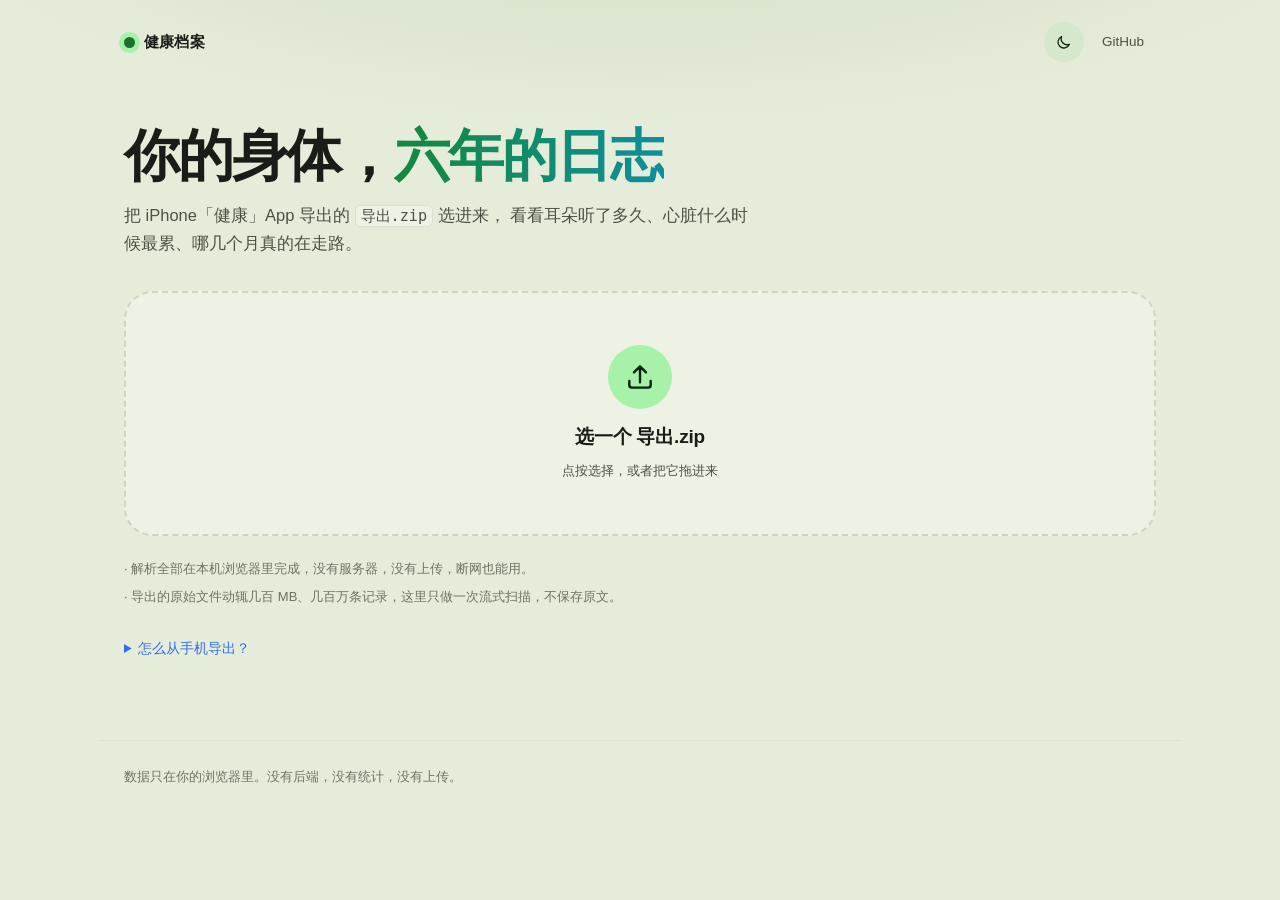
<file: index.html>
<!doctype html>
<html lang="zh-CN">
<head>
<meta charset="utf-8">
<meta name="viewport" content="width=device-width, initial-scale=1, viewport-fit=cover">
<title>健康档案 · Apple Health 可视化</title>
<meta name="description" content="在浏览器本地解析 Apple「健康」App 导出的压缩包，生成耳机、心率、睡眠、活动与设备报告。文件不会上传。">
<meta name="color-scheme" content="light dark">
<link rel="stylesheet" href="css/style.css">
</head>
<body>

<header class="top">
  <a class="brand" href="./">
    <span class="dot"></span>
    <span>健康档案</span>
  </a>
  <nav>
    <button class="theme-toggle" id="theme" type="button" aria-label="切换深浅色">
      <svg class="i-moon" viewBox="0 0 24 24" aria-hidden="true"><path d="M20.4 14.6A8.4 8.4 0 0 1 9.4 3.6a8.4 8.4 0 1 0 11 11Z"/></svg>
      <svg class="i-sun" viewBox="0 0 24 24" aria-hidden="true"><circle cx="12" cy="12" r="4.2"/><path d="M12 2.6v2.2M12 19.2v2.2M4.4 12H2.2M21.8 12h-2.2M6.6 6.6 5 5M19 19l-1.6-1.6M6.6 17.4 5 19M19 5l-1.6 1.6"/></svg>
    </button>
    <a href="https://github.com/tf-pogo/apple-health-web" target="_blank" rel="noopener" id="gh">GitHub</a>
  </nav>
</header>

<main>

  <section id="landing" class="landing">
    <h1>你的身体，<em>六年的日志</em></h1>
    <p class="lede">
      把 iPhone「健康」App 导出的 <code>导出.zip</code> 选进来，
      看看耳朵听了多久、心脏什么时候最累、哪几个月真的在走路。
    </p>

    <div id="drop" class="drop" tabindex="0" role="button" aria-label="选择或拖入压缩包">
      <span class="drop-icon">
        <svg viewBox="0 0 24 24" width="32" height="32" aria-hidden="true">
          <path d="M12 16V4m0 0L7.5 8.5M12 4l4.5 4.5M4 15v3a2 2 0 0 0 2 2h12a2 2 0 0 0 2-2v-3"
                fill="none" stroke="currentColor" stroke-width="1.8" stroke-linecap="round" stroke-linejoin="round"/>
        </svg>
      </span>
      <strong>选一个 导出.zip</strong>
      <span>点按选择，或者把它拖进来</span>
      <input id="file" type="file" accept=".zip,application/zip" hidden>
    </div>

    <ul class="privacy">
      <li>解析全部在本机浏览器里完成，没有服务器，没有上传，断网也能用。</li>
      <li>导出的原始文件动辄几百 MB、几百万条记录，这里只做一次流式扫描，不保存原文。</li>
    </ul>

    <details class="how">
      <summary>怎么从手机导出？</summary>
      <ol>
        <li>打开 iPhone 的「健康」App → 右上角头像。</li>
        <li>滑到最底下 →「导出所有健康数据」。</li>
        <li>等它生成，通过 AirDrop / 微信文件传输 / iCloud 发到电脑。</li>
        <li>回到这一页，点上面的方块选那个 <code>导出.zip</code>（存在「文件」App 里就行）。</li>
      </ol>
    </details>
  </section>

  <section id="progress" class="progress" hidden>
    <div class="spinner"></div>
    <p id="pmsg">读取压缩包…</p>
    <div class="bar"><i id="pbar"></i></div>
    <p class="hint" id="phint"></p>
  </section>

  <section id="report" hidden>
    <div class="report-head">
      <div>
        <h2 id="rtitle">报告</h2>
        <p id="rsub" class="muted"></p>
      </div>
      <button id="again" class="ghost" type="button">换一个文件</button>
    </div>
    <nav class="tabs" id="tabs" role="tablist"></nav>
    <div id="view" class="view"></div>
  </section>

  <section id="error" class="error" hidden>
    <h2>解析失败</h2>
    <p id="emsg"></p>
    <button id="retry" class="ghost" type="button">再试一次</button>
  </section>

</main>

<footer>
  <span>数据只在你的浏览器里。没有后端，没有统计，没有上传。</span>
</footer>

<script type="module" src="js/app.js"></script>
</body>
</html>
</file>
<file: css/style.css>
/* Material 3 Expressive：以绿为种子的 tonal palette，表面分五级、圆角放大、按钮与标签全胶囊。
   浅色是默认。深色那套是同一批变量名换值，图表里的颜色都走 var()，所以切换时不用重绘。 */
:root {
  color-scheme: light;
  /* ---- M3 语义色 ---- */
  --primary: #1f6f2e;
  --on-primary: #ffffff;
  --primary-container: #a6f2a9;
  --on-primary-container: #00210a;
  --secondary-container: #d5e8ce;
  --on-secondary-container: #0d2009;
  --tertiary: #2f6a78;
  --on-tertiary: #ffffff;
  --tertiary-container: #b7eaf5;
  --on-tertiary-container: #001f26;
  --error: #ba1a1a;

  /* ---- 表面五级（M3 用色调表达层级，不用阴影） ----
     页面底刻意压深一级：纯白卡片要能「浮」在绿底上，白对 #f7faf1 几乎看不出边界 */
  --surface: #e6ecda;
  --surface-lowest: #ffffff;
  --surface-low: #eef2e5;
  --surface-mid: #dde4cf;
  --surface-high: #d6ddc7;
  --surface-highest: #cfd7c0;

  --bg: var(--surface);
  --card: var(--surface-lowest);
  --card2: var(--surface-low);
  --line: #dae1d2;
  --text: #191d17;
  --muted: #495245;
  --dim: #6b7466;

  /* ---- 图表分类色：饱和度留着，否则环图会像褪色印刷 ---- */
  --green: #14883c;
  --blue: #2f6feb;
  --amber: #d78200;
  --red: #d13438;
  --violet: #7a4ddb;
  --cyan: #0e8f9c;

  --axis: #e2e8d8;
  --axis-text: #79816f;
  --strong: #191d17;
  --row-bg: #eef2e5;
  --row-text: #23281f;
  --row-sub: #6b7466;
  --value-text: #57604f;
  --empty: #e9eddd;
  --tile: #1f6f2e;

  --glow-1: rgba(31, 111, 46, .12);
  --glow-2: rgba(47, 106, 120, .10);
  --code-bg: #eef2e5;
  --btn-bg: var(--surface-low);
  --btn-line: #ccd4c2;
  --btn-hover: var(--surface-high);
  --on-accent: #ffffff;
  --shadow: none;

  /* ---- 形状与动效 token ---- */
  --r-xl: 28px;
  --r-lg: 24px;
  --r-md: 16px;
  --r-sm: 12px;
  --r-full: 999px;
  --ease-spring: cubic-bezier(.34, 1.56, .64, 1);
  --ease-std: cubic-bezier(.2, 0, 0, 1);
}

[data-theme="dark"] {
  color-scheme: dark;
  --primary: #8ad89a;
  --on-primary: #00390f;
  --primary-container: #0b4d1c;
  --on-primary-container: #a6f2a9;
  --secondary-container: #354b2f;
  --on-secondary-container: #d5e8ce;
  --tertiary: #8fd3e0;
  --on-tertiary: #003640;
  --tertiary-container: #0d4d57;
  --on-tertiary-container: #b7eaf5;
  --error: #ffb4ab;

  /* 深色里「越高越亮」：数卡 lowest 反而最亮，卡片 low 次之，背景最暗 */
  --surface: #080b07;
  --surface-lowest: #1a2017;
  --surface-low: #141912;
  --surface-mid: #1f2619;
  --surface-high: #2a3323;
  --surface-highest: #36402c;

  --bg: var(--surface);
  --card: var(--surface-low);
  --card2: var(--surface-mid);
  --line: #333a2e;
  --text: #e2e5d9;
  --muted: #a8b0a0;
  --dim: #7d8676;

  --green: #8ad89a;
  --blue: #8fd3e0;
  --amber: #ffd08a;
  --red: #ffb4ab;
  --violet: #cdbdf5;
  --cyan: #8ed8dc;

  --axis: #2a3026;
  --axis-text: #8c9484;
  --strong: #e2e5d9;
  --row-bg: #1b1f18;
  --row-text: #cdd3c4;
  --row-sub: #8c9484;
  --value-text: #a8b0a0;
  --empty: #262d21;
  --tile: #8ad89a;

  --glow-1: rgba(138, 216, 154, .10);
  --glow-2: rgba(143, 211, 224, .08);
  --code-bg: #1b1f18;
  --btn-bg: var(--surface-mid);
  --btn-line: #3a4234;
  --btn-hover: var(--surface-high);
  --on-accent: #00390f;
  --shadow: none;
}

* { box-sizing: border-box; }

html, body {
  margin: 0;
  background: var(--bg);
  color: var(--text);
  font: 15px/1.65 -apple-system, BlinkMacSystemFont, "Segoe UI", "PingFang SC",
        "Hiragino Sans GB", "Microsoft YaHei", sans-serif;
  -webkit-font-smoothing: antialiased;
  /* 横过来看的时候别让 Safari 自己放大字 */
  -webkit-text-size-adjust: 100%;
}

body {
  /* Expressive 用大色块而不是光斑：顶部一块 primary-container 的柔光，只做氛围 */
  background-image:
    radial-gradient(1100px 380px at 50% -140px, var(--glow-1), transparent 70%);
  background-repeat: no-repeat;
  min-height: 100vh;
  min-height: 100dvh;
  /* 刘海屏底部横条下面别贴死内容 */
  padding-bottom: env(safe-area-inset-bottom, 0px);
}

a { color: var(--blue); text-decoration: none; }
a:hover { text-decoration: underline; }
code {
  font-family: ui-monospace, SFMono-Regular, Menlo, Consolas, monospace;
  font-size: .92em;
  background: var(--code-bg);
  border: 1px solid var(--line);
  border-radius: 5px;
  padding: 1px 5px;
}

/* ---------- 顶栏 ---------- */
.top {
  display: flex;
  align-items: center;
  justify-content: space-between;
  max-width: 1080px;
  margin: 0 auto;
  padding: 22px 24px 0;
}
.brand {
  display: inline-flex;
  align-items: center;
  gap: 9px;
  color: var(--text);
  font-weight: 700;
  letter-spacing: .2px;
}
.brand:hover { text-decoration: none; }
.brand .dot {
  width: 11px; height: 11px; border-radius: 50%;
  background: var(--primary);
  box-shadow: 0 0 0 5px var(--primary-container);
}
.top nav { display: flex; align-items: center; gap: 6px; font-size: 13.5px; }
.top nav a {
  color: var(--muted);
  padding: 6px 12px;
  border-radius: var(--r-full);
  transition: background .15s var(--ease-std), color .15s;
}
.top nav a:hover { color: var(--on-secondary-container); background: var(--secondary-container); text-decoration: none; }

main {
  max-width: 1080px;
  margin: 0 auto;
  padding: 0 24px 80px;
}

/* ---------- 深浅色切换 ---------- */
.theme-toggle {
  display: grid;
  place-items: center;
  width: 40px; height: 40px;
  padding: 0;
  border: 0;
  border-radius: var(--r-full);
  background: var(--secondary-container);
  color: var(--on-secondary-container);
  cursor: pointer;
  transition: color .15s, background .15s, border-color .15s;
}
.theme-toggle:hover { background: var(--surface-highest); }
.theme-toggle:focus-visible { outline: 3px solid var(--primary); outline-offset: 2px; }
.theme-toggle svg {
  width: 17px; height: 17px;
  fill: none; stroke: currentColor;
  stroke-width: 1.8; stroke-linecap: round; stroke-linejoin: round;
}
.theme-toggle .i-sun { display: none; }
[data-theme="dark"] .theme-toggle .i-moon { display: none; }
[data-theme="dark"] .theme-toggle .i-sun { display: block; }
.theme-toggle.mini { width: 26px; height: 26px; background: transparent; color: var(--text); }
.theme-toggle.mini svg { width: 13px; height: 13px; }

/* 圆形扩散：新旧两张快照叠着，新的那张从点击处张开 */
/* 切换主题的降级层：把新主题的底色铺成一层，从点击处扩到整屏（Safari 走这条） */
.theme-wipe {
  position: fixed;
  inset: 0;
  z-index: 9999;
  pointer-events: none;
  will-change: clip-path;
}

::view-transition-old(root),
::view-transition-new(root) { animation: none; mix-blend-mode: normal; }
::view-transition-old(root) { z-index: 1; }
::view-transition-new(root) { z-index: 2; }

/* ---------- 落地页 ---------- */
.landing { padding-top: 64px; }
.landing h1 {
  font-size: clamp(34px, 6vw, 56px);
  line-height: 1.08;
  letter-spacing: -.035em;
  margin: 0 0 16px;
  font-weight: 800;
}
.landing h1 em {
  font-style: normal;
  background: linear-gradient(94deg, var(--green), var(--cyan));
  -webkit-background-clip: text;
  background-clip: text;
  color: transparent;
}
.lede {
  color: var(--muted);
  font-size: 16.5px;
  max-width: 640px;
  margin: 0 0 34px;
}

.drop {
  display: flex;
  flex-direction: column;
  align-items: center;
  gap: 8px;
  padding: 52px 22px;
  border: 2px dashed var(--btn-line);
  border-radius: var(--r-xl);
  background: var(--surface-low);
  cursor: pointer;
  transition: border-color .18s, background .18s, transform .18s;
  color: var(--muted);
}
.drop:hover, .drop:focus-visible, .drop.over {
  border-color: var(--primary);
  background: var(--primary-container);
  outline: none;
  transform: translateY(-2px);
}
.drop strong { font-size: 19px; color: var(--text); font-weight: 700; letter-spacing: -.01em; }
.drop span { font-size: 13px; }
.drop-icon {
  width: 64px; height: 64px;
  display: grid; place-items: center;
  border-radius: var(--r-full);
  background: var(--primary-container);
  color: var(--on-primary-container);
  margin-bottom: 4px;
}
.drop svg { color: inherit; }

.privacy {
  list-style: none;
  padding: 0;
  margin: 22px 0 0;
  display: grid;
  gap: 7px;
  font-size: 13px;
  color: var(--dim);
}
.privacy li::before { content: "· "; color: var(--green); }

.how {
  margin-top: 30px;
  font-size: 13.5px;
  color: var(--muted);
}
.how summary { cursor: pointer; color: var(--blue); }
.how ol { margin: 10px 0 0; padding-left: 20px; line-height: 1.9; }

/* ---------- 进度 ---------- */
.progress {
  padding: 84px 0;
  text-align: center;
}
.progress p { margin: 12px 0 0; color: var(--muted); }
.spinner {
  width: 34px; height: 34px;
  margin: 0 auto;
  border: 2.5px solid var(--line);
  border-top-color: var(--green);
  border-radius: 50%;
  animation: spin .85s linear infinite;
}
@keyframes spin { to { transform: rotate(360deg); } }
.bar {
  height: 5px;
  width: min(420px, 78%);
  margin: 18px auto 0;
  background: var(--code-bg);
  border-radius: 99px;
  overflow: hidden;
}
.bar i {
  display: block;
  height: 100%;
  width: 0;
  background: var(--primary);
  border-radius: var(--r-full);
  transition: width .25s var(--ease-std);
}
.hint { font-size: 12.5px; color: var(--dim); }

/* ---------- 报告 ---------- */
.report-head {
  display: flex;
  align-items: flex-end;
  justify-content: space-between;
  gap: 16px;
  padding: 40px 0 18px;
  flex-wrap: wrap;
}
.report-head h2 {
  margin: 0;
  font-size: clamp(26px, 3.4vw, 34px);
  font-weight: 750;
  letter-spacing: -.03em;
  line-height: 1.15;
}
.muted { color: var(--muted); margin: 5px 0 0; font-size: 13.5px; }

.ghost {
  background: var(--secondary-container);
  color: var(--on-secondary-container);
  border: 0;
  border-radius: var(--r-full);
  padding: 10px 20px;
  font-size: 13.5px;
  font-weight: 600;
  cursor: pointer;
  font-family: inherit;
  transition: background .15s var(--ease-std), transform .12s var(--ease-spring);
}
.ghost:hover { background: var(--surface-highest); }
.ghost:active { transform: scale(.96); }

.tabs {
  display: flex;
  gap: 8px;
  overflow-x: auto;
  padding: 2px 0 6px;
  margin-bottom: 20px;
  scrollbar-width: none;
}
.tabs::-webkit-scrollbar { display: none; }
.tabs button {
  background: transparent;
  border: 0;
  border-radius: var(--r-full);
  color: var(--muted);
  font: inherit;
  font-size: 14px;
  font-weight: 550;
  padding: 9px 17px;
  cursor: pointer;
  white-space: nowrap;
  transition: background .15s var(--ease-std), color .15s, transform .12s var(--ease-spring);
}
.tabs button:hover { background: var(--surface-high); color: var(--text); }
.tabs button:active { transform: scale(.95); }
.tabs button[aria-selected="true"] {
  background: var(--primary-container);
  color: var(--on-primary-container);
  font-weight: 650;
}

/* ---------- 时间范围 ---------- */
.range {
  display: flex;
  align-items: center;
  gap: 12px;
  flex-wrap: wrap;
  padding: 12px 16px;
  margin-bottom: 16px;
  background: var(--surface-mid);
  border-radius: var(--r-lg);
}
.range-presets { display: flex; gap: 6px; }
.range-presets button {
  font: inherit;
  font-size: 13px;
  font-weight: 550;
  padding: 8px 16px;
  border-radius: var(--r-full);
  border: 0;
  background: transparent;
  color: var(--muted);
  cursor: pointer;
  transition: background .15s var(--ease-std), transform .12s var(--ease-spring);
}
.range-presets button:hover { background: var(--surface-high); color: var(--text); }
.range-presets button:active { transform: scale(.95); }
.range-presets button[aria-pressed="true"] {
  color: var(--on-primary);
  background: var(--primary);
  font-weight: 650;
}
.range-dates { display: flex; align-items: center; gap: 8px; color: var(--dim); font-size: 13px; }
.range-dates input {
  font: inherit;
  font-size: 13px;
  color: var(--text);
  background: var(--surface-mid);
  border: 0;
  border-radius: var(--r-md);
  padding: 8px 12px;
  color-scheme: light;
}
[data-theme="dark"] .range-dates input { color-scheme: dark; }
.range-dates input::-webkit-calendar-picker-indicator { cursor: pointer; opacity: .55; }
.range-hint { margin-left: auto; font-size: 12px; color: var(--dim); }

/* 各分区速览：把六行列表换成六张小卡，点哪张进哪个分区 */
.facts.quickgrid { grid-template-columns: repeat(auto-fit, minmax(168px, 1fr)); }

.facts a.fact {
  display: block;
  color: inherit;
  text-decoration: none;
  transition: background .16s var(--ease-std), transform .14s var(--ease-std);
}
.facts a.fact:hover { background: var(--surface-mid); }
.facts a.fact:active { transform: scale(.98); }

.fact.quick .qk {
  display: flex;
  align-items: center;
  gap: 5px;
  font-size: 12px;
  font-weight: 660;
  letter-spacing: .04em;
  color: var(--muted);
}
.fact.quick .qgo { font-size: 11.5px; color: var(--dim); opacity: .75; }
.fact.quick .qv {
  display: block;
  margin-top: 6px;
  font-size: 21px;
  font-weight: 720;
  letter-spacing: -.025em;
  font-variant-numeric: tabular-nums;
}
.fact.quick .qs { display: block; margin-top: 4px; font-size: 10.5px; color: var(--dim); line-height: 1.5; }
.qgo { font-size: 13px; color: var(--row-sub); text-align: right; }
.dim { font-size: 12.5px; color: var(--row-sub); }

/* ---------- 卡片 ---------- */
.grid {
  display: grid;
  gap: 14px;
  grid-template-columns: repeat(auto-fit, minmax(152px, 1fr));
  margin-bottom: 22px;
}
/* 概览的六个大数：宽屏正好一行六张，窄屏自动退成三张、两张 */
.grid.six { grid-template-columns: repeat(auto-fit, minmax(148px, 1fr)); }
.summary-line {
  margin: -6px 0 24px;
  font-size: 13px;
  line-height: 1.9;
  color: var(--muted);
}
.summary-line b { color: var(--text); font-weight: 600; }

/* ---------- 人格卡 ---------- */
.persona { margin-bottom: 18px; }
.p-persona-head { display: flex; align-items: baseline; gap: 10px; flex-wrap: wrap; }
.p-kicker {
  font-size: 12px;
  letter-spacing: .06em;
  color: var(--muted);
}
.p-name {
  font-size: clamp(21px, 3.2vw, 26px);
  font-weight: 760;
  letter-spacing: -.03em;
  line-height: 1.2;
  margin: 1px 0 3px;
  color: var(--text);
}
.p-say {
  margin: 0 0 12px;
  font-size: 12.5px;
  line-height: 1.6;
  color: var(--muted);
  max-width: 68ch;
}
.dims {
  display: grid;
  /* 两列并排时列间距要够大，否则右列的小标题会贴到左列的数值上，读成一行 */
  gap: 9px 30px;
  grid-template-columns: repeat(auto-fit, minmax(196px, 1fr));
}
.dim { min-width: 0; }
.dhead {
  display: flex;
  align-items: baseline;
  justify-content: space-between;
  gap: 8px;
  margin-bottom: 3px;
}
.dname { font-size: 11.5px; color: var(--muted); letter-spacing: .04em; }
.dval { font-size: 12.5px; font-weight: 640; color: var(--text); font-variant-numeric: tabular-nums; }
/* 中点那条线是分界：指针在左是这头，在右是那头 */
.dtrack {
  position: relative;
  height: 6px;
  border-radius: var(--r-full);
  background: var(--row-bg);
}
.dtrack::before {
  content: "";
  position: absolute;
  left: 50%;
  top: -2px;
  bottom: -2px;
  width: 1px;
  background: var(--line);
}
/* 圆点按比例落位，两端留 6px 免得贴出轨道 */
.dtrack i {
  position: absolute;
  top: 50%;
  left: calc(6px + (100% - 12px) * var(--p, .5));
  width: 11px;
  height: 11px;
  margin: -5.5px 0 0 -5.5px;
  border-radius: 50%;
  background: var(--primary);
  box-shadow: 0 0 0 2px var(--surface-lowest);
}
.dends {
  display: flex;
  justify-content: space-between;
  margin-top: 2px;
  font-size: 10px;
  color: var(--dim);
}
.ptags {
  display: flex;
  flex-wrap: wrap;
  gap: 6px;
  margin: 12px 0 2px;
}
.ptags span {
  font-size: 11.5px;
  padding: 3px 9px;
  border-radius: var(--r-full);
  background: var(--secondary-container);
  color: var(--on-secondary-container, var(--text));
}
/* ---------- 换个说法：把绝对量换算成有画面的东西 ---------- */
.facts {
  display: grid;
  grid-template-columns: repeat(auto-fit, minmax(150px, 1fr));
  gap: 10px;
}
.fact {
  background: var(--surface-low);
  border-radius: var(--r-md);
  padding: 12px 13px 11px;
}
.fact .fv {
  font-size: 20px;
  font-weight: 720;
  letter-spacing: -.025em;
  line-height: 1.15;
  color: var(--text);
  font-variant-numeric: tabular-nums;
}
.fact .fk { font-size: 12.5px; color: var(--text); margin-top: 3px; }
.fact .fu {
  font-size: 12px;
  font-weight: 560;
  color: var(--dim);
  margin-left: 3px;
  letter-spacing: 0;
}
.fact .fs { font-size: 10.5px; color: var(--dim); margin-top: 3px; line-height: 1.5; }
@media (max-width: 720px) {
  .p-name { font-size: 22px; }
  .dims { grid-template-columns: minmax(0, 1fr); gap: 8px; }
  .facts { grid-template-columns: repeat(2, minmax(0, 1fr)); gap: 8px; }
  .fact { padding: 11px 11px 10px; }
  .fact .fv { font-size: 18px; }
}
.stat {
  background: var(--surface-lowest);
  border-radius: var(--r-lg);
  padding: 16px 18px 14px;
  transition: transform .16s var(--ease-spring);
}
.stat b {
  display: block;
  font-size: 26px;
  white-space: nowrap;
  font-weight: 720;
  letter-spacing: -.035em;
  line-height: 1.15;
  font-variant-numeric: tabular-nums;
}
.stat span { font-size: 12.5px; color: var(--muted); font-weight: 550; }
.stat small { display: block; margin-top: 5px; font-size: 11.5px; color: var(--dim); line-height: 1.5; }

/* 数卡底部那条：绿段是常见范围，指针是当前值落在哪儿 */
.ref { margin-top: 10px; }
.refbar {
  position: relative;
  display: flex;
  height: 5px;
  border-radius: var(--r-full);
  overflow: hidden;
  background: var(--row-bg);
}
.refbar i { display: block; height: 100%; }
.refbar .rl, .refbar .rh { background: var(--amber); opacity: .18; }
.refbar .ro { background: var(--green); opacity: .6; }
.refbar b {
  position: absolute;
  top: -3px;
  left: var(--p, 50%);
  width: 2.5px;
  height: 11px;
  margin-left: -1.25px;
  border-radius: 2px;
  background: var(--strong);
  box-shadow: 0 0 0 1.5px var(--surface-lowest);
}
.reft {
  display: flex;
  justify-content: space-between;
  gap: 6px;
  margin-top: 6px;
  font-size: 10.5px;
  color: var(--dim);
  font-variant-numeric: tabular-nums;
}
.reft em { font-style: normal; font-weight: 660; }
.reft em.ok { color: var(--green); }
.reft em.low, .reft em.high { color: var(--amber); }

.card {
  background: var(--surface-lowest);
  border-radius: var(--r-xl);
  padding: 22px 24px 20px;
  margin-bottom: 18px;
}
.card h3 {
  margin: 0 0 4px;
  font-size: 17px;
  font-weight: 680;
  letter-spacing: -.012em;
  display: flex;
  align-items: baseline;
  gap: 10px;
  flex-wrap: wrap;
}
.card h3 span {
  font-size: 12.5px;
  color: var(--dim);
  font-weight: 400;
  letter-spacing: 0;
}
.card .note {
  margin: 12px 0 0;
  font-size: 13px;
  color: var(--muted);
  line-height: 1.75;
}
.card svg { display: block; width: 100%; height: auto; max-height: 420px; }
.card .cal-row svg { width: auto; max-height: none; }
.card .chart { margin-top: 12px; }

/* 一年 53 列，宽度是内容宽（约 780px），窄屏靠横滑，绝不压缩格子 */
.cal-years { display: grid; gap: 7px; margin-top: 12px; overflow-x: auto; -webkit-overflow-scrolling: touch; }
.cal-row { display: flex; align-items: center; gap: 10px; width: max-content; }
.cal-row svg { width: auto; max-width: none; height: auto; flex: 0 0 auto; }
.card .cal-y {
  width: 34px;
  flex: 0 0 34px;
  font-size: 11px;
  color: var(--dim);
  font-variant-numeric: tabular-nums;
}

.legend {
  display: flex;
  flex-wrap: wrap;
  gap: 7px 16px;
  margin-top: 11px;
  font-size: 12.5px;
  color: var(--muted);
}
.legend i {
  display: inline-block;
  width: 9px; height: 9px;
  border-radius: 2.5px;
  margin-right: 6px;
  vertical-align: -1px;
}
.legend .sw-violet { background: var(--violet); }
.legend .sw-green { background: var(--green); }
.legend .sw-amber { background: var(--amber); }
.legend .sw-blue { background: var(--blue); }

.two-col {
  display: grid;
  grid-template-columns: 1fr 1fr;
  gap: 16px;
}
/* 两栏里的环形图不要跟着容器撑满，否则 900 宽的 viewBox 会变成一张巨图 */
/* 静息/活动的构成条：比饼图省地方，也不会因为 89:11 拉成一根线 */
/* 一张卡里放两组横条时的小标题 */
.subhead {
  font-size: 12px;
  letter-spacing: .04em;
  color: var(--row-sub);
  margin: 16px 0 8px;
}
.subhead:first-child { margin-top: 2px; }

.splitbar {
  display: flex;
  gap: 3px;
  height: 14px;
  border-radius: var(--r-full);
  overflow: hidden;
  margin: 4px 0 10px;
  background: var(--row-bg);
}
.splitbar i { display: block; height: 100%; border-radius: var(--r-full); }
.splitcap {
  display: flex;
  flex-wrap: wrap;
  gap: 6px 18px;
  font-size: 12.5px;
  color: var(--row-sub);
  margin-bottom: 14px;
}
.splitcap i {
  display: inline-block;
  width: 9px; height: 9px;
  border-radius: 3px;
  margin-right: 6px;
}

/* ---------- 横条（HTML 版，字号不随图缩放） ---------- */
.hbars { display: grid; gap: 2px; margin-top: 10px; }
.hrow {
  display: grid;
  grid-template-columns: minmax(0, var(--lab, 150px)) minmax(0, 1fr) auto;
  grid-template-areas: "name bar val" "sub bar val";
  align-items: center;
  column-gap: 10px;
  padding: 6px 2px;
}
.hname {
  grid-area: name; min-width: 0;
  font-weight: 500; font-size: 13px; color: var(--text); line-height: 1.4;
  overflow: hidden; text-overflow: ellipsis; white-space: nowrap;
}
.hsub {
  grid-area: sub; min-width: 0;
  font-size: 11px; color: var(--dim); line-height: 1.4;
  overflow: hidden; text-overflow: ellipsis; white-space: nowrap;
}
.hbar { grid-area: bar; height: 10px; border-radius: var(--r-full); background: var(--row-bg); overflow: hidden; }
.hbar i { display: block; height: 100%; border-radius: var(--r-full); }
.hval {
  grid-area: val; font-size: 12px; color: var(--muted); white-space: nowrap;
  font-variant-numeric: tabular-nums; text-align: right;
}

/* 表格在窄屏上自己滚，不撑破页面 */
.table-wrap { overflow-x: auto; -webkit-overflow-scrolling: touch; }
.table-wrap table.data { min-width: 460px; }

/* 两列、三列的表在手机上本来就放得下，别撑宽 */
.table-wrap table.data.tight { min-width: 0; }

/* ---------- iPhone / 窄屏 ---------- */
@media (max-width: 780px) {
  .two-col { grid-template-columns: 1fr; }
  .landing { padding-top: 34px; }
}
/* 六张卡在中等宽度排 4+2 会留空，改成 3+3 */
@media (min-width: 721px) and (max-width: 940px) {
  .grid.six { grid-template-columns: repeat(3, minmax(0, 1fr)); }
}

@media (max-width: 720px) {
  .top { padding: 14px 14px 0; }
  main { padding: 0 14px 56px; }
  footer { padding: 22px 14px 40px; }

  .landing h1 { font-size: 30px; }
  .lede { font-size: 14px; }
  .drop { padding: 34px 16px; }

  .report-head { padding: 26px 0 14px; }
  .report-head h2 { font-size: 20px; line-height: 1.4; }
  .report-head .muted { font-size: 12px; }

  /* tab 条横向滑，手指才好点 */
  .tabs {
    overflow-x: auto;
    flex-wrap: nowrap;
    scrollbar-width: none;
    -webkit-overflow-scrolling: touch;
    scroll-snap-type: x proximity;
    gap: 2px;
  }
  .tabs button {
    flex: 0 0 auto;
    scroll-snap-align: start;
    padding: 12px 12px 13px;
    font-size: 14px;
  }

  /* 范围条：预设一行滑，日期一行 */
  .range { padding: 8px 10px; gap: 8px; }
  .range-presets { gap: 6px; }
  .range-presets button {
    padding: 8px 12px;
    font-size: 13px;
    min-height: 38px;
  }
  .range-dates { width: 100%; }
  .range-dates input {
    flex: 1 1 0;
    min-width: 0;
    font-size: 16px;   /* 小于 16px 的话 iOS 聚焦时会自动放大整页 */
    padding: 8px 10px;
  }
  .range-hint { margin-left: 0; }

  .grid { gap: 10px; }
  .grid.six { grid-template-columns: repeat(2, minmax(0, 1fr)); }
  .stat { padding: 13px 14px; }
  .stat b { font-size: 19px; }
  .stat span { font-size: 12px; }
  .stat small { font-size: 11px; line-height: 1.45; }
  .summary-line { font-size: 12.5px; line-height: 1.85; }

  .card { padding: 15px 14px 13px; border-radius: 13px; }
  .card h3 { font-size: 14.5px; flex-wrap: wrap; }
  .card h3 span { font-size: 11.5px; }
  .card .note { font-size: 11.5px; line-height: 1.7; }

  .facts.quickgrid { grid-template-columns: repeat(2, minmax(0, 1fr)); }
  .fact.quick .qv { font-size: 18px; margin-top: 4px; }

  .hbars { --lab: 0px !important; }
  .hrow {
    grid-template-columns: minmax(0, 1fr) auto;
    grid-template-areas: "name val" "bar bar" "sub sub";
    row-gap: 5px; column-gap: 8px; padding: 8px 0;
  }
  .hname { font-size: 12.5px; }
  .hsub { white-space: normal; font-size: 11px; }
  .hval { font-size: 12px; font-weight: 600; color: var(--text); }

  /* 年历按年铺，一年 53 列，手机上必须横滑 */
  .cal-years { overflow-x: auto; -webkit-overflow-scrolling: touch; padding-bottom: 6px; }
  .cal-row { width: max-content; }

  .legend { font-size: 12px; }

  /* 5 张数卡时最后一张独占两格，别留半行空白 */
  .grid.six > .stat:last-child:nth-child(odd) { grid-column: span 2; }

  /* 环形图在手机上缩到一屏放得下 */
  #c-donut svg { max-width: 250px; margin: 0 auto; }

}

table.data {
  width: 100%;
  border-collapse: collapse;
  font-size: 13px;
  margin-top: 12px;
}
table.data th, table.data td {
  text-align: left;
  padding: 12px 12px;
  border-bottom: 1px solid var(--line);
}
table.data th { color: var(--dim); font-weight: 500; font-size: 12px; }
table.data td { font-variant-numeric: tabular-nums; }
table.data tr:last-child td { border-bottom: 0; }
table.data td.num { text-align: right; }
table.data th.num { text-align: right; }

.error { padding: 70px 0; }
.error h2 { color: var(--red); margin: 0 0 10px; font-size: 22px; }
.error p { color: var(--muted); white-space: pre-wrap; }

footer {
  max-width: 1080px;
  margin: 0 auto;
  padding: 26px 24px 60px;
  color: var(--dim);
  font-size: 12.5px;
  border-top: 1px solid var(--line);
}
</file>
